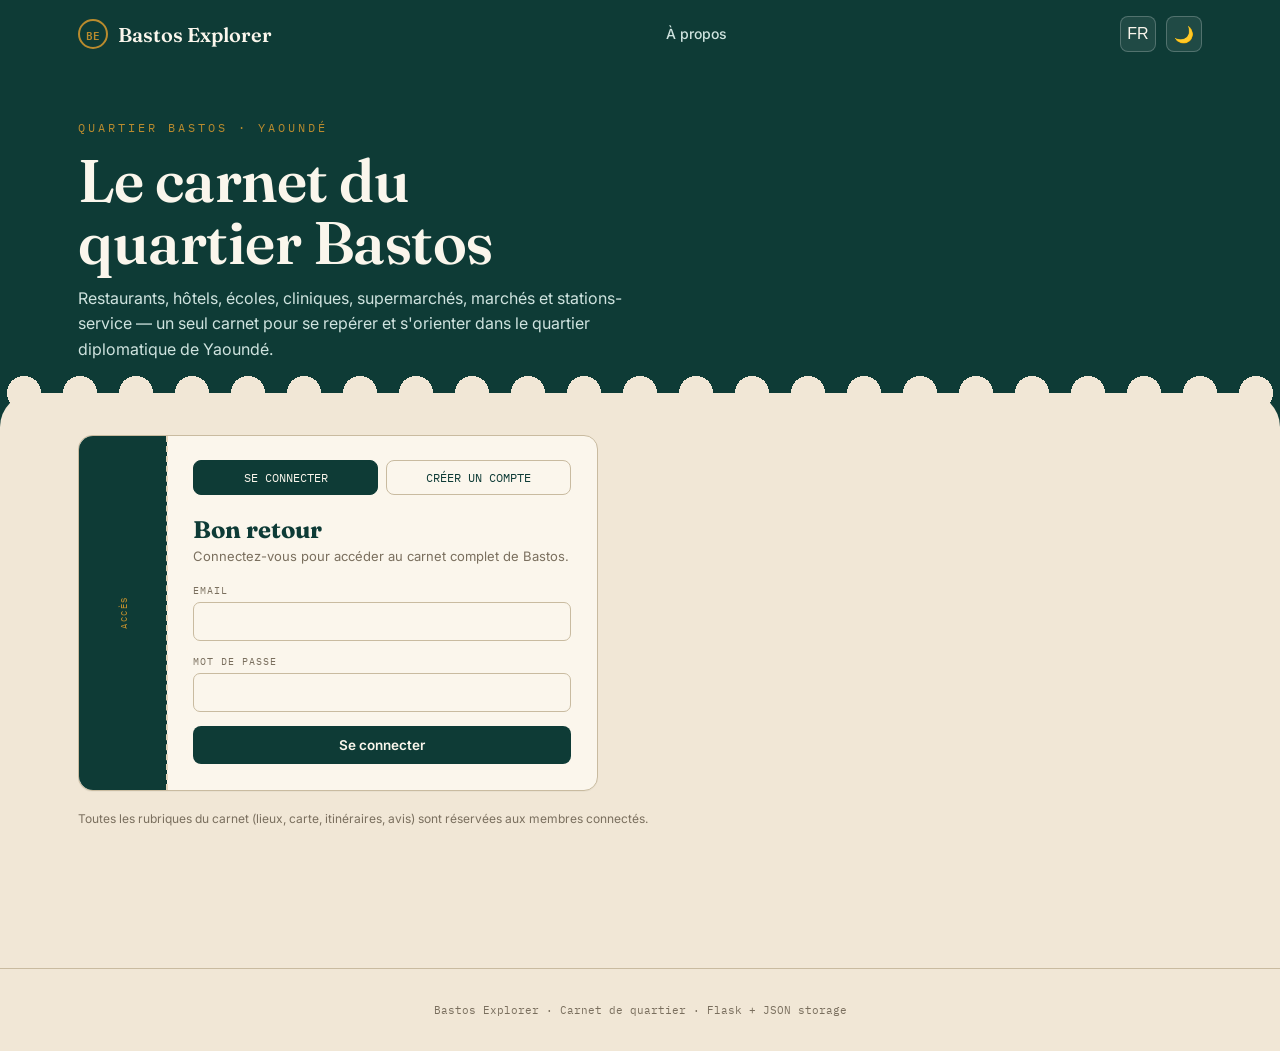
<file: frontend/index.html>
<!DOCTYPE html>
<html lang="fr">
<head>
<meta charset="UTF-8">
<title>Bastos Explorer — Le carnet du quartier</title>
<meta name="viewport" content="width=device-width, initial-scale=1.0">
<meta name="description" content="Bastos Explorer — découvrez restaurants, hôtels, écoles, cliniques, supermarchés, marchés et stations-service du quartier Bastos à Yaoundé.">
<link rel="preconnect" href="https://fonts.googleapis.com">
<link href="https://fonts.googleapis.com/css2?family=Fraunces:opsz,wght@9..144,300;9..144,500;9..144,600;9..144,700&family=Inter:wght@400;500;600;700&family=IBM+Plex+Mono:wght@400;500&display=swap" rel="stylesheet">
<script src="js/theme.js"></script>
<link rel="stylesheet" href="css/style.css">
</head>
<body>

<nav class="nav">
  <div class="nav-inner">
    <a class="brand" href="index.html"><span class="stamp-icon">BE</span> Bastos Explorer</a>
    <div class="nav-links">
      <a href="about.html" data-i18n="navAbout">À propos</a>
    </div>
    <div class="nav-actions">
      <button class="icon-btn" id="langToggle" onclick="toggleLanguage()" aria-label="Changer de langue">FR</button>
      <button class="icon-btn" id="themeToggle" onclick="toggleTheme()" aria-label="Changer de thème">🌙</button>
    </div>
  </div>
</nav>

<header class="hero">
  <div class="hero-inner">
    <div class="eyebrow">Quartier Bastos · Yaoundé</div>
    <h1>Le carnet du<br>quartier Bastos</h1>
    <p>Restaurants, hôtels, écoles, cliniques, supermarchés, marchés et stations-service — un seul carnet pour se repérer et s'orienter dans le quartier diplomatique de Yaoundé.</p>
  </div>
  <div class="perf"></div>
</header>

<main class="wrap" style="padding-top:8px;">
  <div id="authBanner" class="error-msg" style="max-width:520px;"></div>

  <div class="ticket">
    <div class="stub">
      <span class="mono lbl">Accès</span>
    </div>
    <div class="ticket-body">
      <div class="auth-tabs">
        <button id="tabLogin" class="active" type="button">Se connecter</button>
        <button id="tabRegister" type="button">Créer un compte</button>
      </div>

      <form id="formLogin">
        <h2>Bon retour</h2>
        <p class="sub">Connectez-vous pour accéder au carnet complet de Bastos.</p>
        <div class="error-msg" id="loginError"></div>
        <div class="field">
          <label for="loginEmail">Email</label>
          <input type="email" id="loginEmail" required autocomplete="email">
        </div>
        <div class="field">
          <label for="loginPassword">Mot de passe</label>
          <input type="password" id="loginPassword" required autocomplete="current-password">
        </div>
        <button class="btn block" type="submit" style="position:relative;">Se connecter</button>
        <span class="stamp" id="stampLogin">VISÉ ✓</span>
      </form>

      <form id="formRegister" style="display:none;">
        <h2>Rejoindre le carnet</h2>
        <p class="sub">Créez un compte pour explorer Bastos et laisser des avis.</p>
        <div class="error-msg" id="registerError"></div>
        <div class="field">
          <label for="regUsername">Nom d'utilisateur</label>
          <input type="text" id="regUsername" required>
        </div>
        <div class="field">
          <label for="regEmail">Email</label>
          <input type="email" id="regEmail" required autocomplete="email">
        </div>
        <div class="field">
          <label for="regPassword">Mot de passe (6 caractères min.)</label>
          <input type="password" id="regPassword" required minlength="6" autocomplete="new-password">
        </div>
        <button class="btn block" type="submit" style="position:relative;">Créer mon compte</button>
        <span class="stamp" id="stampRegister">VISÉ ✓</span>
      </form>
    </div>
  </div>

  <p class="hint" style="margin-top:20px;">Toutes les rubriques du carnet (lieux, carte, itinéraires, avis) sont réservées aux membres connectés.</p>
</main>

<footer>Bastos Explorer · Carnet de quartier · Flask + JSON storage</footer>

<script src="js/config.js"></script>
<script src="js/i18n.js"></script>
<script src="js/auth.js"></script>
<script src="js/app.js"></script>
<script>document.addEventListener("DOMContentLoaded", initAuthPage);</script>
</body>
</html>
</file>
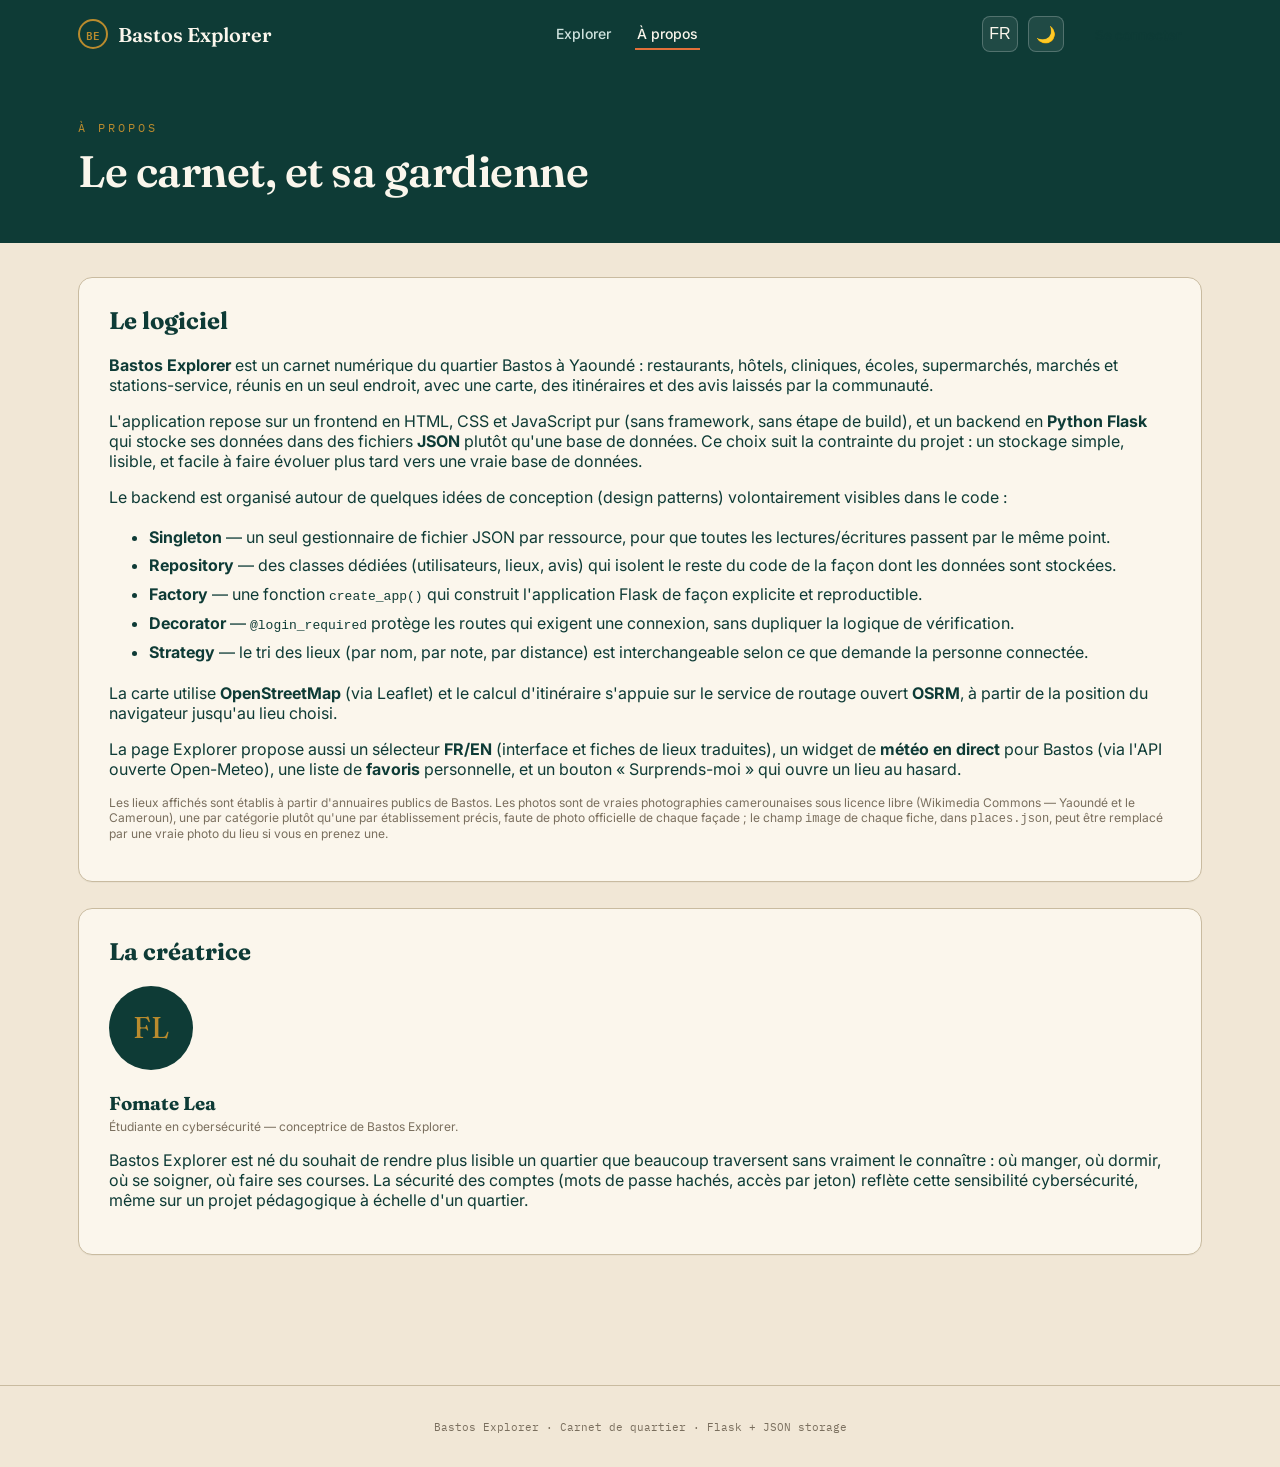
<file: frontend/about.html>
<!DOCTYPE html>
<html lang="fr">
<head>
<meta charset="UTF-8">
<title>À propos — Bastos Explorer</title>
<meta name="viewport" content="width=device-width, initial-scale=1.0">
<link rel="preconnect" href="https://fonts.googleapis.com">
<link href="https://fonts.googleapis.com/css2?family=Fraunces:opsz,wght@9..144,300;9..144,500;9..144,600;9..144,700&family=Inter:wght@400;500;600;700&family=IBM+Plex+Mono:wght@400;500&display=swap" rel="stylesheet">
<script src="js/theme.js"></script>
<link rel="stylesheet" href="css/style.css">
</head>
<body>

<nav class="nav">
  <div class="nav-inner">
    <a class="brand" href="index.html"><span class="stamp-icon">BE</span> Bastos Explorer</a>
    <div class="nav-links">
      <a href="explore.html" data-i18n="navExplore">Explorer</a>
      <a href="about.html" class="active" data-i18n="navAbout">À propos</a>
    </div>
    <div class="nav-actions">
      <button class="icon-btn" id="langToggle" onclick="toggleLanguage()" aria-label="Changer de langue">FR</button>
      <button class="icon-btn" id="themeToggle" onclick="toggleTheme()" aria-label="Changer de thème">🌙</button>
      <span id="navAuthSlot"></span>
    </div>
  </div>
</nav>

<header class="hero" style="padding-bottom:36px;">
  <div class="hero-inner">
    <div class="eyebrow">À propos</div>
    <h1 style="font-size:clamp(30px,4vw,44px);">Le carnet, et sa gardienne</h1>
  </div>
</header>

<main class="wrap" style="padding-top:34px;">

  <section class="card" style="padding:28px 30px;margin-bottom:26px;">
    <h2 style="font-family:'Fraunces',serif;margin-top:0;">Le logiciel</h2>
    <p>
      <strong>Bastos Explorer</strong> est un carnet numérique du quartier Bastos à Yaoundé : restaurants,
      hôtels, cliniques, écoles, supermarchés, marchés et stations-service, réunis en un seul endroit,
      avec une carte, des itinéraires et des avis laissés par la communauté.
    </p>
    <p>
      L'application repose sur un frontend en HTML, CSS et JavaScript pur (sans framework, sans étape de
      build), et un backend en <strong>Python Flask</strong> qui stocke ses données dans des fichiers
      <strong>JSON</strong> plutôt qu'une base de données. Ce choix suit la contrainte du projet : un
      stockage simple, lisible, et facile à faire évoluer plus tard vers une vraie base de données.
    </p>
    <p>Le backend est organisé autour de quelques idées de conception (design patterns) volontairement visibles dans le code :</p>
    <ul style="line-height:1.8;">
      <li><strong>Singleton</strong> — un seul gestionnaire de fichier JSON par ressource, pour que toutes les lectures/écritures passent par le même point.</li>
      <li><strong>Repository</strong> — des classes dédiées (utilisateurs, lieux, avis) qui isolent le reste du code de la façon dont les données sont stockées.</li>
      <li><strong>Factory</strong> — une fonction <code>create_app()</code> qui construit l'application Flask de façon explicite et reproductible.</li>
      <li><strong>Decorator</strong> — <code>@login_required</code> protège les routes qui exigent une connexion, sans dupliquer la logique de vérification.</li>
      <li><strong>Strategy</strong> — le tri des lieux (par nom, par note, par distance) est interchangeable selon ce que demande la personne connectée.</li>
    </ul>
    <p>
      La carte utilise <strong>OpenStreetMap</strong> (via Leaflet) et le calcul d'itinéraire s'appuie sur le
      service de routage ouvert <strong>OSRM</strong>, à partir de la position du navigateur jusqu'au lieu choisi.
    </p>
    <p>
      La page Explorer propose aussi un sélecteur <strong>FR/EN</strong> (interface et fiches de lieux
      traduites), un widget de <strong>météo en direct</strong> pour Bastos (via l'API ouverte Open-Meteo),
      une liste de <strong>favoris</strong> personnelle, et un bouton « Surprends-moi » qui ouvre un lieu
      au hasard.
    </p>
    <p class="hint">
      Les lieux affichés sont établis à partir d'annuaires publics de Bastos. Les photos sont de vraies
      photographies camerounaises sous licence libre (Wikimedia Commons — Yaoundé et le Cameroun), une par
      catégorie plutôt qu'une par établissement précis, faute de photo officielle de chaque façade ; le
      champ <code>image</code> de chaque fiche, dans <code>places.json</code>, peut être remplacé par une
      vraie photo du lieu si vous en prenez une.
    </p>
  </section>

  <section class="card" style="padding:28px 30px;">
    <h2 style="font-family:'Fraunces',serif;margin-top:0;">La créatrice</h2>
    <div style="display:flex;gap:22px;align-items:center;flex-wrap:wrap;">
      <div style="width:84px;height:84px;border-radius:50%;background:var(--ink);color:var(--gold);display:flex;align-items:center;justify-content:center;font-family:'Fraunces',serif;font-size:30px;flex:none;">
        FL
      </div>
      <div>
        <h3 style="font-family:'Fraunces',serif;margin:0 0 4px;">Fomate Lea</h3>
        <p class="hint" style="margin:0 0 10px;">Étudiante en cybersécurité — conceptrice de Bastos Explorer.</p>
        <p>
          Bastos Explorer est né du souhait de rendre plus lisible un quartier que beaucoup traversent
          sans vraiment le connaître : où manger, où dormir, où se soigner, où faire ses courses. La
          sécurité des comptes (mots de passe hachés, accès par jeton) reflète cette sensibilité
          cybersécurité, même sur un projet pédagogique à échelle d'un quartier.
        </p>
      </div>
    </div>
  </section>

</main>

<footer>Bastos Explorer · Carnet de quartier · Flask + JSON storage</footer>

<script src="js/config.js"></script>
<script src="js/i18n.js"></script>
<script src="js/auth.js"></script>
<script src="js/app.js"></script>
</body>
</html>
</file>
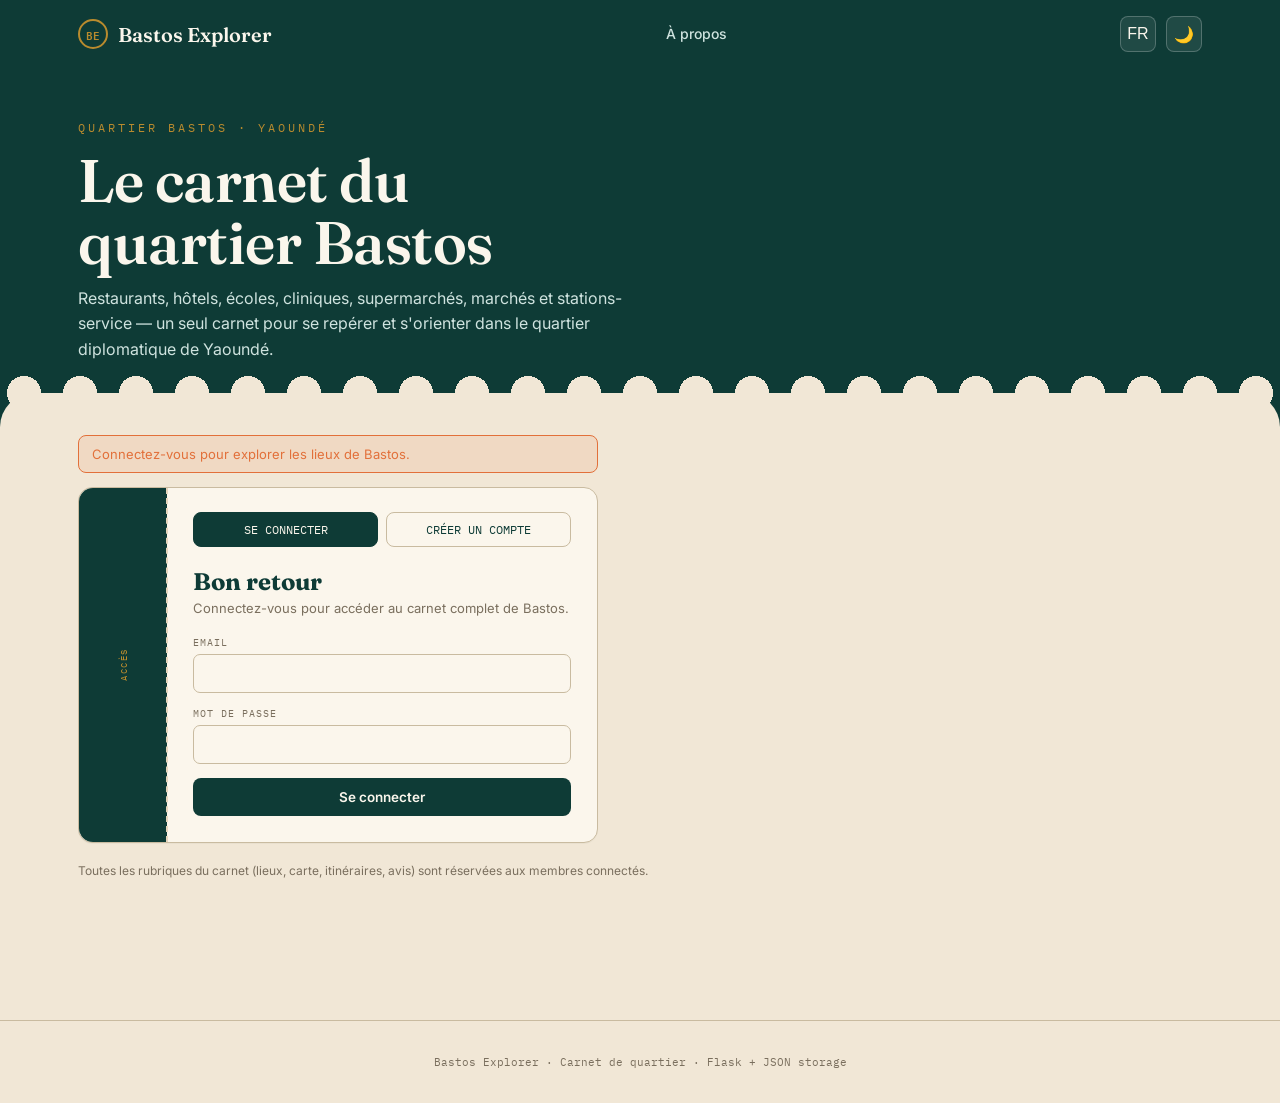
<file: frontend/explore.html>
<!DOCTYPE html>
<html lang="fr">
<head>
<meta charset="UTF-8">
<title>Explorer — Bastos Explorer</title>
<meta name="viewport" content="width=device-width, initial-scale=1.0">
<link rel="preconnect" href="https://fonts.googleapis.com">
<link href="https://fonts.googleapis.com/css2?family=Fraunces:opsz,wght@9..144,300;9..144,500;9..144,600;9..144,700&family=Inter:wght@400;500;600;700&family=IBM+Plex+Mono:wght@400;500&display=swap" rel="stylesheet">
<script src="js/theme.js"></script>
<link rel="stylesheet" href="css/style.css">
</head>
<body>

<nav class="nav">
  <div class="nav-inner">
    <a class="brand" href="index.html"><span class="stamp-icon">BE</span> Bastos Explorer</a>
    <div class="nav-links">
      <a href="explore.html" class="active" data-i18n="navExplore">Explorer</a>
      <a href="about.html" data-i18n="navAbout">À propos</a>
    </div>
    <div class="nav-actions">
      <button class="icon-btn" id="langToggle" onclick="toggleLanguage()" aria-label="Changer de langue">FR</button>
      <button class="icon-btn" id="themeToggle" onclick="toggleTheme()" aria-label="Changer de thème">🌙</button>
      <span id="navAuthSlot"></span>
    </div>
  </div>
</nav>

<header class="hero" style="padding-bottom:36px;">
  <div class="hero-inner">
    <div class="eyebrow">Le carnet</div>
    <h1 style="font-size:clamp(30px,4vw,44px);" data-i18n="heroTitleExplore">Explorer Bastos</h1>
    <p data-i18n="heroSubExplore">Filtrez par catégorie, cherchez par nom, ou triez par distance depuis votre position.</p>
  </div>
</header>

<main class="wrap" style="padding-top:26px;">
  <div id="weatherWidget"></div>

  <div class="search-row">
    <input type="text" id="searchInput" data-i18n-placeholder="searchPlaceholder" placeholder="Chercher un lieu (nom, description)…">
    <select id="sortSelect">
      <option value="name" data-i18n="sortName">Trier : Nom</option>
      <option value="rating" data-i18n="sortRating">Trier : Mieux notés</option>
      <option value="distance" data-i18n="sortDistance">Trier : Distance (ma position)</option>
    </select>
    <button class="btn secondary" onclick="useMyLocationForSort()" data-i18n="myLocation">📍 Ma position</button>
    <button class="btn secondary" id="favoritesToggle" data-i18n="favoritesOnly">♥ Mes favoris</button>
    <button class="btn secondary" id="surpriseBtn" data-i18n="surpriseMe">🎲 Surprends-moi</button>
  </div>

  <div class="filters" id="categoryChips"></div>

  <div class="grid" id="placeGrid"></div>
</main>

<footer>Bastos Explorer · Carnet de quartier · Flask + JSON storage</footer>

<script src="js/config.js"></script>
<script src="js/i18n.js"></script>
<script src="js/auth.js"></script>
<script src="js/app.js"></script>
<script>document.addEventListener("DOMContentLoaded", initExplorePage);</script>
</body>
</html>
</file>
<file: frontend/css/style.css>
/* ==========================================================================
   Bastos Explorer — design tokens
   Signature: the "carnet de quartier" (neighbourhood passbook) motif —
   perforated ticket stubs, a visa-stamp confirmation, a dashed tear-line —
   fitting for Bastos, Yaoundé's diplomatic/embassy quarter.
   ========================================================================== */
:root{
  --ink:#0E3B36;
  --ink-deep:#092723;
  --sand:#F1E7D6;
  --sand-dark:#E4D5BC;
  --paper:#FBF6EC;
  --coral:#E2703A;
  --gold:#B98B2E;
  --muted:#7A6F5E;
  --cream:#FAF6EC;
  --line:#C9BBA0;
  --ok:#3F9767;
  --text:#0E3B36;
  --bg:var(--sand);
  --card:var(--paper);
  --shadow:0 1px 0 rgba(0,0,0,0.03);
}

[data-theme="dark"]{
  --ink:#EFEAD9;
  --ink-deep:#FFFFFF;
  --sand:#0E1512;
  --sand-dark:#16211C;
  --paper:#131C18;
  --coral:#F0895A;
  --gold:#D8AA55;
  --muted:#9AA79E;
  --cream:#0E1512;
  --line:#2B3A33;
  --text:#EFEAD9;
  --bg:var(--sand);
  --card:var(--paper);
  --shadow:0 1px 0 rgba(0,0,0,0.4);
}

*{box-sizing:border-box;}
html{scroll-behavior:smooth;}
body{
  margin:0;
  background:var(--bg);
  color:var(--text);
  font-family:'Inter',sans-serif;
  -webkit-font-smoothing:antialiased;
  transition:background .2s ease, color .2s ease;
}
a{color:inherit;}
.wrap{max-width:1180px;margin:0 auto;padding:0 28px 80px;}
.mono{font-family:'IBM Plex Mono',monospace;}
.visually-hidden{position:absolute;width:1px;height:1px;overflow:hidden;clip:rect(0 0 0 0);}
:focus-visible{outline:2px solid var(--coral);outline-offset:2px;}

/* ---------- NAVBAR ---------- */
.nav{
  background:var(--ink);
  color:var(--cream);
  position:sticky; top:0; z-index:50;
}
.nav-inner{
  max-width:1180px;margin:0 auto;padding:16px 28px;
  display:flex;align-items:center;justify-content:space-between;gap:16px;flex-wrap:wrap;
}
.brand{
  display:flex;align-items:center;gap:10px;
  font-family:'Fraunces',serif;font-weight:600;font-size:20px;
  text-decoration:none;color:var(--cream);
}
.brand .stamp-icon{
  width:30px;height:30px;border-radius:50%;
  border:2px solid var(--gold);
  display:flex;align-items:center;justify-content:center;
  font-family:'IBM Plex Mono',monospace;font-size:11px;color:var(--gold);
}
.nav-links{display:flex;gap:22px;align-items:center;flex-wrap:wrap;}
.nav-links a{
  text-decoration:none;color:#CFE3DF;font-size:14px;font-weight:500;
  padding:6px 2px;border-bottom:2px solid transparent;
}
.nav-links a:hover, .nav-links a.active{color:var(--cream);border-bottom-color:var(--coral);}
.nav-actions{display:flex;align-items:center;gap:10px;}
.icon-btn{
  background:rgba(255,255,255,0.08);
  border:1px solid rgba(255,255,255,0.22);
  color:var(--cream);
  width:36px;height:36px;border-radius:8px;
  display:flex;align-items:center;justify-content:center;
  cursor:pointer;font-size:16px;
}
.icon-btn:hover{background:rgba(255,255,255,0.16);}
.user-chip{
  font-family:'IBM Plex Mono',monospace;font-size:12px;
  background:rgba(255,255,255,0.08);border:1px solid rgba(255,255,255,0.22);
  padding:7px 12px;border-radius:100px;display:flex;align-items:center;gap:8px;
}
.user-chip button{
  background:none;border:none;color:var(--coral);cursor:pointer;font-weight:600;
  font-family:'IBM Plex Mono',monospace;font-size:11px;padding:0;
}

/* ---------- HERO ---------- */
.hero{
  background:var(--ink);color:var(--cream);
  padding:52px 0 0;position:relative;overflow:hidden;
}
.hero-inner{max-width:1180px;margin:0 auto;padding:0 28px;position:relative;z-index:2;}
.eyebrow{
  font-family:'IBM Plex Mono',monospace;font-size:12px;letter-spacing:3px;
  color:var(--gold);text-transform:uppercase;margin-bottom:14px;
}
.hero h1{
  font-family:'Fraunces',serif;font-weight:600;font-size:clamp(36px,5.4vw,60px);
  line-height:1.04;margin:0 0 12px;letter-spacing:-0.5px;
}
.hero p{font-size:16px;color:#CFE3DF;max-width:560px;margin:0 0 30px;line-height:1.6;}

.perf{height:34px;background:var(--sand);border-radius:34px 34px 0 0;position:relative;margin-top:10px;}
.perf::before{
  content:"";position:absolute;top:-17px;left:0;right:0;height:34px;
  background-image:radial-gradient(circle 17px, var(--sand) 17px, transparent 17px);
  background-size:56px 34px;background-repeat:repeat-x;background-position:center top;
}

/* ---------- CARDS / TICKETS ---------- */
.card{
  background:var(--card);border:1px solid var(--line);border-radius:14px;
  box-shadow:var(--shadow);
}
.section-title{
  font-family:'Fraunces',serif;font-weight:600;font-size:26px;margin:44px 0 6px;
}
.section-sub{color:var(--muted);font-size:14px;margin:0 0 24px;}

/* filter bar */
.filters{display:flex;flex-wrap:wrap;gap:10px;margin-bottom:26px;}
.chip{
  font-family:'IBM Plex Mono',monospace;font-size:12px;letter-spacing:0.5px;
  padding:9px 15px;border-radius:100px;border:1px solid var(--line);
  background:var(--card);color:var(--text);cursor:pointer;text-transform:uppercase;
}
.chip.active{background:var(--ink);color:var(--cream);border-color:var(--ink);}
.search-row{display:flex;gap:10px;margin-bottom:22px;flex-wrap:wrap;}
.search-row input, .search-row select{
  padding:10px 13px;border:1px solid var(--line);border-radius:8px;
  background:var(--card);color:var(--text);font-family:'Inter',sans-serif;font-size:13.5px;
}
.search-row input{flex:1;min-width:200px;}

/* place grid */
.grid{display:grid;grid-template-columns:repeat(auto-fill, minmax(270px,1fr));gap:20px;}
.place-card{
  overflow:hidden;text-decoration:none;color:var(--text);
  display:flex;flex-direction:column;transition:transform .15s ease;
}
.place-card:hover{transform:translateY(-3px);}
.place-card img{width:100%;height:150px;object-fit:cover;display:block;background:var(--sand-dark);}
.place-card .body{padding:16px 16px 18px;}
.place-card .cat{
  font-family:'IBM Plex Mono',monospace;font-size:10px;letter-spacing:1.5px;
  text-transform:uppercase;color:var(--gold);margin-bottom:6px;display:inline-block;
}
.place-card h3{font-family:'Fraunces',serif;font-size:18px;margin:0 0 6px;font-weight:600;}
.place-card .addr{font-size:12.5px;color:var(--muted);margin:0 0 8px;}
.place-card .rating{
  font-family:'IBM Plex Mono',monospace;font-size:12px;color:var(--coral);display:flex;gap:6px;align-items:center;
}

/* ---------- FORMS / BUTTONS ---------- */
.field{margin-bottom:14px;}
.field label{
  display:block;font-family:'IBM Plex Mono',monospace;font-size:10px;letter-spacing:1px;
  text-transform:uppercase;color:var(--muted);margin-bottom:5px;
}
.field input, .field textarea, .field select{
  width:100%;padding:10px 12px;border:1px solid var(--line);border-radius:7px;
  background:var(--paper);font-family:'Inter',sans-serif;font-size:14px;color:var(--text);
}
.btn{
  background:var(--ink);color:var(--cream);border:none;padding:11px 20px;border-radius:8px;
  font-family:'Inter',sans-serif;font-weight:600;font-size:13.5px;cursor:pointer;
}
.btn:hover{background:var(--ink-deep);}
.btn.secondary{background:transparent;border:1px solid var(--ink);color:var(--text);}
.btn.block{width:100%;}
.error-msg{
  background:rgba(226,112,58,0.12);border:1px solid var(--coral);color:var(--coral);
  padding:10px 13px;border-radius:8px;font-size:13px;margin-bottom:14px;display:none;
}
.error-msg.show{display:block;}
.hint{font-size:12px;color:var(--muted);margin-top:8px;}

/* passport stamp animation */
.stamp{
  position:absolute;top:14px;right:18px;font-family:'IBM Plex Mono',monospace;font-weight:700;
  font-size:13px;letter-spacing:2px;color:var(--ok);border:2.5px solid var(--ok);border-radius:8px;
  padding:5px 10px;transform:rotate(8deg) scale(0);opacity:0;pointer-events:none;
}
.stamp.show{animation:stampIn .45s cubic-bezier(.2,1.4,.4,1) forwards;}
@keyframes stampIn{
  0%{transform:rotate(8deg) scale(2.2);opacity:0;}
  60%{transform:rotate(8deg) scale(.92);opacity:1;}
  100%{transform:rotate(8deg) scale(1);opacity:1;}
}

/* ---------- TICKET (login/register) ---------- */
.ticket{
  background:var(--paper);border:1px solid var(--line);border-radius:14px;
  display:grid;grid-template-columns:88px 1fr;position:relative;box-shadow:var(--shadow);
  max-width:520px;
}
.stub{
  background:var(--ink);color:var(--cream);border-radius:14px 0 0 14px;
  display:flex;flex-direction:column;align-items:center;justify-content:center;
  padding:16px 8px;gap:10px;position:relative;
}
.stub .lbl{
  font-family:'IBM Plex Mono',monospace;font-size:9px;letter-spacing:1.5px;text-transform:uppercase;
  color:var(--gold);writing-mode:vertical-rl;transform:rotate(180deg);
}
.stub::after{content:"";position:absolute;right:-1px;top:0;bottom:0;width:0;border-left:2px dashed var(--sand-dark);}
.ticket-body{padding:24px 26px 26px;position:relative;overflow:hidden;}
.ticket-body h2{font-family:'Fraunces',serif;font-size:24px;margin:0 0 4px;}
.ticket-body .sub{font-size:13px;color:var(--muted);margin:0 0 20px;}

.auth-tabs{display:flex;gap:8px;margin-bottom:20px;}
.auth-tabs button{
  flex:1;padding:9px;border-radius:8px;border:1px solid var(--line);background:var(--card);
  font-family:'IBM Plex Mono',monospace;font-size:12px;text-transform:uppercase;cursor:pointer;color:var(--text);
}
.auth-tabs button.active{background:var(--ink);color:var(--cream);border-color:var(--ink);}

/* ---------- MAP ---------- */
.map-box{height:340px;border-radius:12px;overflow:hidden;border:1px solid var(--line);}
.map-box.small{height:220px;}
.route-info{
  display:flex;gap:18px;flex-wrap:wrap;margin:14px 0;font-family:'IBM Plex Mono',monospace;font-size:13px;
}
.route-info .stat{background:var(--paper);border:1px solid var(--line);border-radius:8px;padding:8px 14px;}
.route-info .stat b{color:var(--coral);}

/* ---------- REVIEWS ---------- */
.review{border-bottom:1px solid var(--line);padding:14px 0;}
.review:last-child{border-bottom:none;}
.review .top{display:flex;justify-content:space-between;align-items:center;margin-bottom:4px;}
.review .who{font-weight:600;font-size:13.5px;}
.review .stars{color:var(--gold);font-size:13px;letter-spacing:1px;}
.review .comment{font-size:13.5px;color:var(--text);}

/* ---------- FOOTER ---------- */
footer{
  text-align:center;font-family:'IBM Plex Mono',monospace;font-size:11px;color:var(--muted);
  padding:34px 0;border-top:1px solid var(--line);margin-top:50px;
}

/* ---------- UTIL ---------- */
.two-col{display:grid;grid-template-columns:1.3fr 1fr;gap:26px;}
@media (max-width:880px){ .two-col{grid-template-columns:1fr;} .ticket{grid-template-columns:1fr;} .stub{flex-direction:row;padding:10px;} .stub::after{display:none;} .stub .lbl{writing-mode:horizontal-tb;transform:none;} }

/* ---------- FAVORITES / WEATHER / CREATIVE EXTRAS ---------- */
.place-card{position:relative;}
.fav-btn{
  position:absolute;top:10px;right:10px;z-index:2;
  width:34px;height:34px;border-radius:50%;border:1px solid var(--line);
  background:rgba(255,255,255,0.85);color:var(--line);font-size:16px;cursor:pointer;
  display:flex;align-items:center;justify-content:center;
}
[data-theme="dark"] .fav-btn{background:rgba(0,0,0,0.55);}
.fav-btn.active{color:var(--coral);border-color:var(--coral);}
.weather-box{
  display:flex;align-items:center;gap:14px;background:var(--card);border:1px solid var(--line);
  border-radius:12px;padding:12px 16px;margin-bottom:22px;flex-wrap:wrap;
}
.weather-now{display:flex;align-items:center;gap:8px;font-family:'IBM Plex Mono',monospace;}
.weather-icon{font-size:22px;}
.weather-temp{font-size:18px;font-weight:600;color:var(--coral);}
.weather-box p{margin:0;flex:1;min-width:200px;}

.badge{
  display:inline-block;font-family:'IBM Plex Mono',monospace;font-size:10.5px;
  background:var(--sand-dark);color:var(--text);padding:4px 9px;border-radius:6px;margin:0 6px 6px 0;
}
.locked-gate{
  max-width:560px;margin:60px auto;text-align:center;padding:40px 20px;
}
.locked-gate .stamp-big{
  font-family:'IBM Plex Mono',monospace;border:2.5px solid var(--coral);color:var(--coral);
  display:inline-block;padding:8px 18px;border-radius:10px;transform:rotate(-4deg);margin-bottom:20px;font-weight:700;letter-spacing:2px;
}
</file>
